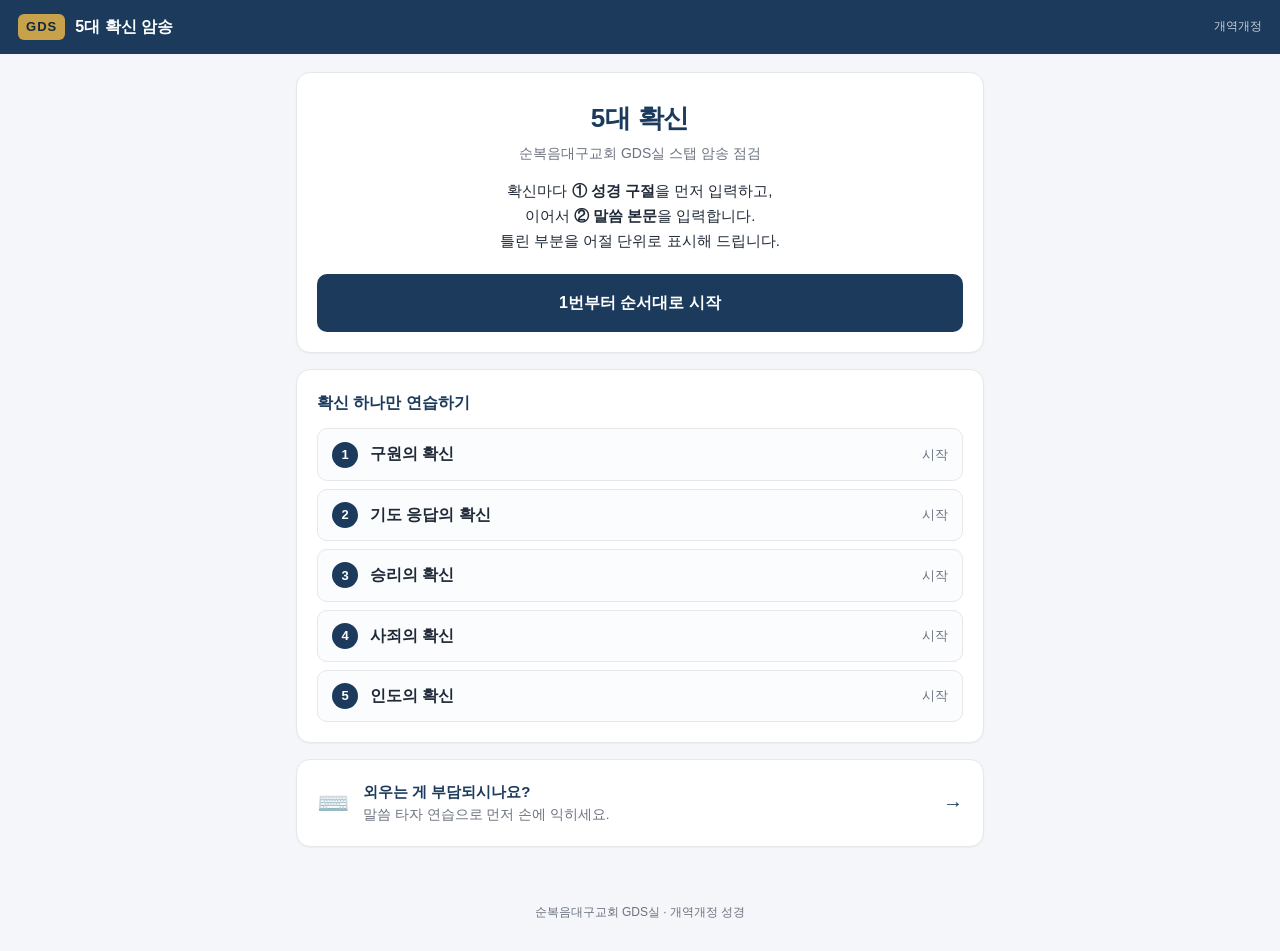
<file: index.html>
<!DOCTYPE html>
<html lang="ko">
<head>
<meta charset="utf-8" />
<meta name="viewport" content="width=device-width, initial-scale=1, viewport-fit=cover" />
<title>GDS 5대 확신 암송 퀴즈</title>
<meta name="description" content="순복음대구교회 GDS실 스탭을 위한 5대 확신 성경 암송 퀴즈 (개역개정)" />
<meta name="theme-color" content="#1b3a5c" />
<link rel="stylesheet" href="styles.css" />
<link rel="icon" href="data:image/svg+xml,<svg xmlns='http://www.w3.org/2000/svg' viewBox='0 0 100 100'><text y='.9em' font-size='90'>📖</text></svg>" />
</head>
<body>

<header class="topbar">
  <div class="brand">
    <span class="brand-mark">GDS</span>
    <span class="brand-text">5대 확신 암송</span>
  </div>
  <span class="version">개역개정</span>
</header>

<main class="wrap">

  <!-- 홈 -->
  <section id="homeScreen">
    <div class="card hero">
      <h1>5대 확신</h1>
      <p class="lead">순복음대구교회 GDS실 스탭 암송 점검</p>
      <p class="desc">확신마다 <strong>① 성경 구절</strong>을 먼저 입력하고,<br />이어서 <strong>② 말씀 본문</strong>을 입력합니다.<br />틀린 부분을 어절 단위로 표시해 드립니다.</p>
      <button id="startAllBtn" class="btn primary big">1번부터 순서대로 시작</button>
    </div>

    <div class="card">
      <p class="card-title">확신 하나만 연습하기</p>
      <ul id="verseList" class="verse-list"></ul>
    </div>

    <a class="card typing-cta" href="typing.html">
      <span class="cta-emoji">⌨️</span>
      <span class="cta-text">
        <strong>외우는 게 부담되시나요?</strong>
        말씀 타자 연습으로 먼저 손에 익히세요.
      </span>
      <span class="cta-go">→</span>
    </a>

    <div id="history" class="card history"></div>
  </section>

  <!-- 퀴즈 -->
  <section id="quizScreen" hidden>
    <div class="progress">
      <div class="progress-track"><div id="progressBar" class="progress-bar"></div></div>
      <span id="progressText" class="progress-text"></span>
    </div>
    <div class="card quiz-card">
      <h2 id="quizTitle" class="quiz-title"></h2>
      <div id="stage"></div>
    </div>
    <button id="homeBtn" class="btn link">처음으로</button>
  </section>

  <!-- 결과 -->
  <section id="resultScreen" hidden>
    <div class="card">
      <h2 class="quiz-title">전체 결과</h2>
      <div id="resultSummary" class="summary"></div>
      <div id="resultTable" class="result-table"></div>
      <div class="btn-row">
        <button id="resultHomeBtn" class="btn ghost">처음으로</button>
        <button id="againBtn" class="btn primary">다시 도전</button>
      </div>
    </div>
  </section>

</main>

<footer class="foot">순복음대구교회 GDS실 · 개역개정 성경</footer>

<script src="data.js"></script>
<script src="app.js"></script>
</body>
</html>
</file>
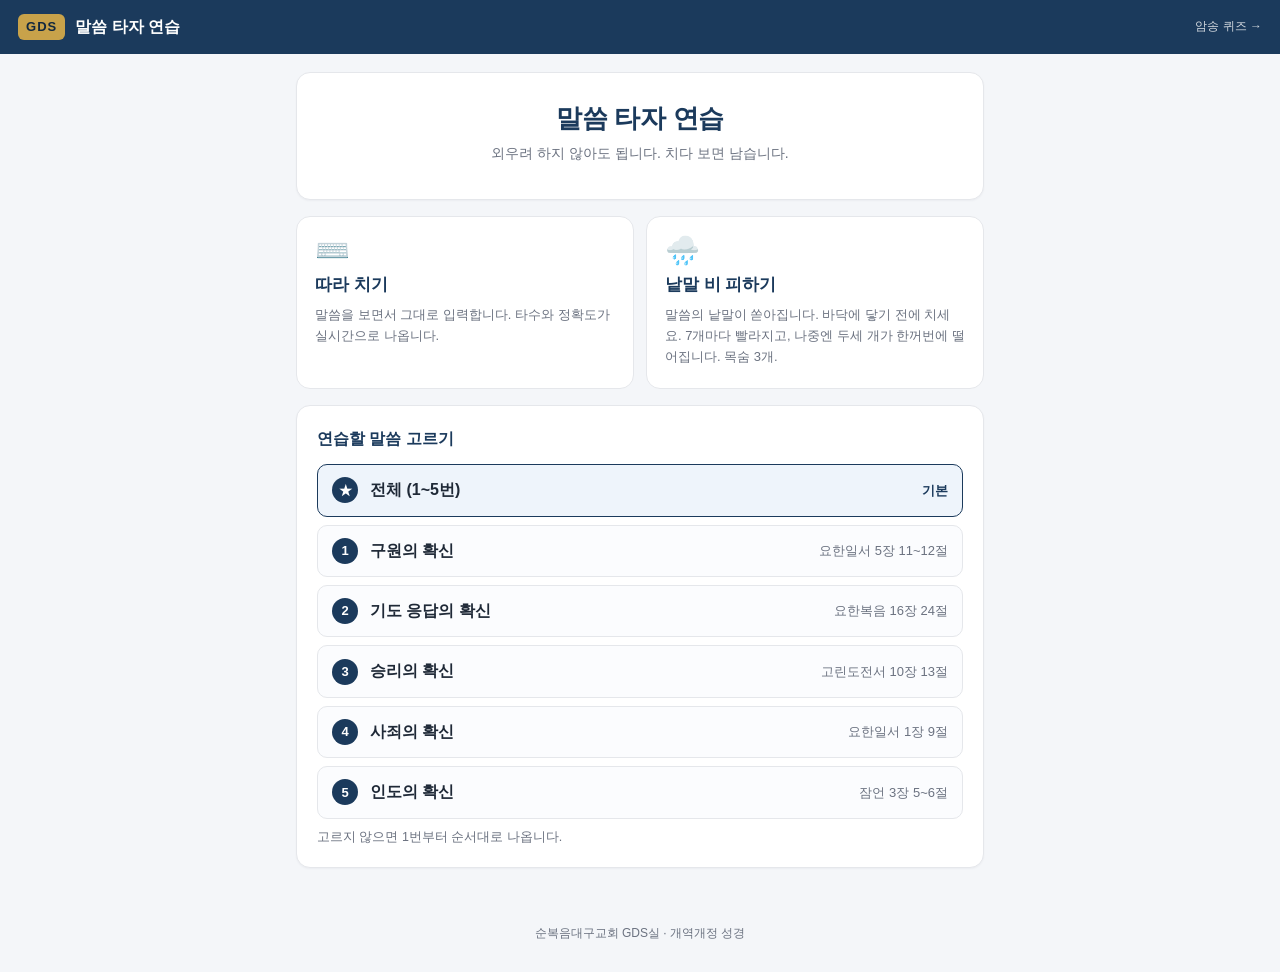
<file: typing.html>
<!DOCTYPE html>
<html lang="ko">
<head>
<meta charset="utf-8" />
<meta name="viewport" content="width=device-width, initial-scale=1, viewport-fit=cover" />
<title>GDS 말씀 타자 연습</title>
<meta name="description" content="순복음대구교회 GDS실 - 5대 확신 말씀으로 하는 타자 연습 게임" />
<meta name="theme-color" content="#1b3a5c" />
<link rel="stylesheet" href="styles.css" />
<link rel="stylesheet" href="typing.css" />
<link rel="icon" href="data:image/svg+xml,<svg xmlns='http://www.w3.org/2000/svg' viewBox='0 0 100 100'><text y='.9em' font-size='90'>⌨️</text></svg>" />
</head>
<body>

<header class="topbar">
  <div class="brand">
    <span class="brand-mark">GDS</span>
    <span class="brand-text">말씀 타자 연습</span>
  </div>
  <a class="version link-plain" href="index.html">암송 퀴즈 →</a>
</header>

<main class="wrap">

  <!-- 홈 -->
  <section id="tHome">
    <div class="card hero">
      <h1>말씀 타자 연습</h1>
      <p class="lead">외우려 하지 않아도 됩니다. 치다 보면 남습니다.</p>
    </div>

    <div class="mode-grid">
      <button class="mode-card" data-mode="follow">
        <span class="mode-emoji">⌨️</span>
        <span class="mode-name">따라 치기</span>
        <span class="mode-desc">말씀을 보면서 그대로 입력합니다. 타수와 정확도가 실시간으로 나옵니다.</span>
      </button>
      <button class="mode-card" data-mode="rain">
        <span class="mode-emoji">🌧️</span>
        <span class="mode-name">낱말 비 피하기</span>
        <span class="mode-desc">말씀의 낱말이 쏟아집니다. 바닥에 닿기 전에 치세요. 7개마다 빨라지고, 나중엔 두세 개가 한꺼번에 떨어집니다. 목숨 3개.</span>
      </button>
    </div>

    <div class="card">
      <p class="card-title">연습할 말씀 고르기</p>
      <ul id="tVerseList" class="verse-list"></ul>
      <p class="help">고르지 않으면 1번부터 순서대로 나옵니다.</p>
    </div>

    <div id="tBest" class="card history"></div>
  </section>

  <!-- 따라 치기 -->
  <section id="tFollow" hidden>
    <div class="hud">
      <div class="hud-item"><span>타수</span><strong id="fSpeed">0</strong></div>
      <div class="hud-item"><span>정확도</span><strong id="fAcc">100%</strong></div>
      <div class="hud-item"><span>진행</span><strong id="fProg">1/1</strong></div>
    </div>
    <div class="card">
      <p class="type-ref" id="fRef"></p>
      <p class="type-target" id="fTarget"></p>
      <textarea id="fInput" class="type-input" rows="3" autocomplete="off" autocorrect="off"
                autocapitalize="off" spellcheck="false" placeholder="여기에 그대로 입력하세요"></textarea>
      <div class="btn-row">
        <button id="fQuit" class="btn ghost">그만하기</button>
        <button id="fSkip" class="btn primary">건너뛰기</button>
      </div>
    </div>
  </section>

  <!-- 낱말 비 -->
  <section id="tRain" hidden>
    <div class="hud">
      <div class="hud-item"><span>점수</span><strong id="rScore">0</strong></div>
      <div class="hud-item"><span>콤보</span><strong id="rCombo">0</strong></div>
      <div class="hud-item"><span>단계</span><strong id="rLevel">1</strong></div>
      <div class="hud-item"><span>목숨</span><strong id="rLives">♥♥♥</strong></div>
    </div>
    <p class="type-ref" id="rRef"></p>
    <div id="rArea" class="play-area"></div>
    <input id="rInput" class="type-input one-line" type="text" autocomplete="off" autocorrect="off"
           autocapitalize="off" spellcheck="false" placeholder="낱말을 치고 Enter" />
    <div class="btn-row">
      <button id="rQuit" class="btn ghost">그만하기</button>
    </div>
  </section>

  <!-- 결과 -->
  <section id="tResult" hidden>
    <div class="card">
      <h2 class="quiz-title" id="resTitle">결과</h2>
      <div id="resBody" class="summary"></div>
      <p id="resNote" class="help"></p>
      <div class="btn-row">
        <button id="resHome" class="btn ghost">처음으로</button>
        <button id="resAgain" class="btn primary">한 번 더</button>
      </div>
    </div>
  </section>

</main>

<footer class="foot">순복음대구교회 GDS실 · 개역개정 성경</footer>

<script src="data.js"></script>
<script src="typing.js"></script>
</body>
</html>
</file>
<file: styles.css>
:root {
  --navy: #1b3a5c;
  --navy-dark: #12283f;
  --gold: #c8a24a;
  --bg: #f4f6f9;
  --card: #ffffff;
  --text: #1f2937;
  --muted: #6b7280;
  --line: #e5e7eb;
  --green: #14804a;
  --green-bg: #e7f6ee;
  --red: #c0392b;
  --red-bg: #fdecea;
  --amber: #a16207;
  --amber-bg: #fef6e0;
  --radius: 14px;
}

* { box-sizing: border-box; }

html, body {
  margin: 0;
  padding: 0;
  background: var(--bg);
  color: var(--text);
  font-family: "Pretendard", -apple-system, BlinkMacSystemFont, "Malgun Gothic", "맑은 고딕",
    "Apple SD Gothic Neo", "Noto Sans KR", sans-serif;
  line-height: 1.65;
  -webkit-text-size-adjust: 100%;
}

/* 상단바 */
.topbar {
  display: flex;
  align-items: center;
  justify-content: space-between;
  gap: 12px;
  padding: 14px 18px;
  background: var(--navy);
  color: #fff;
}
.brand { display: flex; align-items: center; gap: 10px; }
.brand-mark {
  font-weight: 800;
  letter-spacing: .08em;
  background: var(--gold);
  color: var(--navy-dark);
  padding: 2px 8px;
  border-radius: 6px;
  font-size: 13px;
}
.brand-text { font-weight: 700; font-size: 16px; }
.version { font-size: 12px; opacity: .75; }

.wrap {
  max-width: 720px;
  margin: 0 auto;
  padding: 18px 16px 40px;
}

/* 카드 */
.card {
  background: var(--card);
  border: 1px solid var(--line);
  border-radius: var(--radius);
  padding: 20px;
  margin-bottom: 16px;
  box-shadow: 0 1px 2px rgba(16, 24, 40, .04);
}
.card:empty { display: none; }

.hero { text-align: center; }
.hero h1 {
  margin: 4px 0 2px;
  font-size: 26px;
  color: var(--navy);
  letter-spacing: -.01em;
}
.lead { margin: 0 0 14px; color: var(--muted); font-size: 14px; }
.desc { font-size: 15px; color: var(--text); margin: 0 0 20px; }
.card-title { font-weight: 700; margin: 0 0 12px; color: var(--navy); }

/* 확신 목록 */
.verse-list { list-style: none; margin: 0; padding: 0; }
.verse-list li + li { margin-top: 8px; }
.verse-item {
  width: 100%;
  display: flex;
  align-items: center;
  gap: 12px;
  padding: 12px 14px;
  background: #fbfcfe;
  border: 1px solid var(--line);
  border-radius: 10px;
  cursor: pointer;
  font: inherit;
  text-align: left;
  color: var(--text);
}
.verse-item:hover { border-color: var(--navy); background: #f4f8fd; }
.verse-item .num {
  width: 26px; height: 26px; flex: none;
  display: grid; place-items: center;
  background: var(--navy); color: #fff;
  border-radius: 50%; font-size: 13px; font-weight: 700;
}
.verse-item .name { flex: 1; font-weight: 600; }
.verse-item .go { font-size: 13px; color: var(--muted); }

/* 진행바 */
.progress { display: flex; align-items: center; gap: 12px; margin-bottom: 14px; }
.progress-track { flex: 1; height: 8px; background: #e3e8ef; border-radius: 99px; overflow: hidden; }
.progress-bar { height: 100%; width: 0; background: var(--navy); transition: width .3s ease; }
.progress-text { font-size: 13px; color: var(--muted); font-variant-numeric: tabular-nums; }

.quiz-title {
  margin: 0 0 16px;
  font-size: 22px;
  color: var(--navy);
  border-bottom: 2px solid var(--gold);
  padding-bottom: 10px;
}

.step-label {
  font-size: 12px;
  font-weight: 700;
  letter-spacing: .04em;
  color: var(--gold);
  margin: 0 0 6px;
}
.prompt { margin: 0 0 14px; font-size: 16px; }
.help { font-size: 12.5px; color: var(--muted); margin: 8px 0 0; }

/* 입력 */
.text-input, .text-area {
  width: 100%;
  padding: 12px 14px;
  font: inherit;
  font-size: 16px;
  border: 1.5px solid var(--line);
  border-radius: 10px;
  background: #fff;
  color: var(--text);
}
.text-area { line-height: 1.8; resize: vertical; }
.text-input:focus, .text-area:focus {
  outline: none;
  border-color: var(--navy);
  box-shadow: 0 0 0 3px rgba(27, 58, 92, .12);
}

.hint-box {
  margin-top: 10px;
  padding: 12px 14px;
  background: var(--amber-bg);
  border: 1px dashed var(--amber);
  border-radius: 10px;
  color: var(--amber);
  font-size: 15px;
  line-height: 1.9;
  word-break: keep-all;
}

/* 버튼 */
.btn-row { display: flex; gap: 10px; margin-top: 18px; }
.btn {
  flex: 1;
  padding: 13px 18px;
  font: inherit;
  font-weight: 700;
  font-size: 15px;
  border-radius: 10px;
  border: 1.5px solid transparent;
  cursor: pointer;
  transition: filter .15s ease;
}
.btn:active { filter: brightness(.94); }
.btn.primary { background: var(--navy); color: #fff; }
.btn.primary:hover { background: var(--navy-dark); }
.btn.ghost { background: #fff; color: var(--navy); border-color: var(--navy); }
.btn.ghost:hover { background: #f1f5fa; }
.btn.big { width: 100%; padding: 15px; font-size: 16px; }
.btn.link {
  display: block;
  width: auto;
  margin: 0 auto;
  background: none;
  border: none;
  color: var(--muted);
  font-weight: 500;
  font-size: 14px;
  text-decoration: underline;
}

/* 구절 채점 결과 */
.verdict {
  font-weight: 800;
  font-size: 18px;
  padding: 12px 14px;
  border-radius: 10px;
  margin-bottom: 14px;
}
.verdict.good { background: var(--green-bg); color: var(--green); }
.verdict.bad { background: var(--red-bg); color: var(--red); }

.compare .row { display: flex; gap: 10px; align-items: baseline; padding: 6px 0; }
.compare .tag {
  flex: none; width: 40px;
  font-size: 12px; font-weight: 700; color: var(--muted);
}
.compare .val { font-size: 16px; }
.compare .val.wrong { color: var(--red); text-decoration: line-through; }
.compare .val.correct { color: var(--green); font-weight: 700; }

/* 본문 채점 결과 */
.score-box {
  text-align: center;
  padding: 16px;
  border-radius: 12px;
  margin-bottom: 16px;
}
.score-box.perfect { background: var(--green-bg); color: var(--green); }
.score-box.good { background: var(--amber-bg); color: var(--amber); }
.score-box.bad { background: var(--red-bg); color: var(--red); }
.score-num { font-size: 40px; font-weight: 800; line-height: 1.1; }
.score-num span { font-size: 18px; margin-left: 2px; }
.score-label { font-size: 13.5px; opacity: .9; }

.diff-block { margin-bottom: 14px; }
.diff-title {
  font-size: 13px; font-weight: 700; color: var(--muted);
  margin: 0 0 6px; display: flex; align-items: center; gap: 8px;
}
.legend { font-weight: 600; font-size: 11.5px; padding: 2px 7px; border-radius: 99px; }
.bad-legend { background: var(--red-bg); color: var(--red); }
.miss-legend { background: #fdf0d5; color: var(--amber); }
.sp-legend { background: #e8eefc; color: #2c5bb5; }

.diff-body {
  margin: 0;
  padding: 12px 14px;
  background: #fafbfc;
  border: 1px solid var(--line);
  border-radius: 10px;
  font-size: 16px;
  line-height: 2;
  word-break: keep-all;
}
.tk { padding: 1px 2px; border-radius: 4px; }
.tk.ok { color: var(--text); }
.tk.bad { background: var(--red-bg); color: var(--red); text-decoration: line-through; font-weight: 600; }
.tk.miss { background: #fdf0d5; color: var(--amber); font-weight: 700; text-decoration: underline; }
.tk.sp { background: #e8eefc; color: #2c5bb5; text-decoration: underline dotted; }

.verse-ref { text-align: right; font-size: 12.5px; color: var(--muted); }

/* 결과 화면 */
.summary { display: flex; flex-wrap: wrap; gap: 12px; margin-bottom: 16px; }
.sum-item {
  flex: 1 1 120px;
  background: #f7f9fc;
  border: 1px solid var(--line);
  border-radius: 10px;
  padding: 12px;
  text-align: center;
}
.sum-item span { display: block; font-size: 12.5px; color: var(--muted); }
.sum-item strong { font-size: 22px; color: var(--navy); }

.result-table table { width: 100%; border-collapse: collapse; font-size: 14.5px; }
.result-table th, .result-table td {
  padding: 10px 8px;
  border-bottom: 1px solid var(--line);
  text-align: left;
}
.result-table th { font-size: 12.5px; color: var(--muted); font-weight: 600; }
.result-table td.n, .result-table td.c, .result-table th:nth-child(1),
.result-table th:nth-child(3), .result-table th:nth-child(4) { text-align: center; width: 15%; }
.result-table td.n { width: 8%; color: var(--muted); }
.result-table td.t { font-weight: 600; }
.result-table .sub { display: block; font-size: 12px; color: var(--muted); font-weight: 400; }
.ok-mark { color: var(--green); font-weight: 800; }
.x-mark { color: var(--red); font-weight: 800; }

/* 타자 연습 안내 */
.typing-cta {
  display: flex;
  align-items: center;
  gap: 14px;
  text-decoration: none;
  color: var(--text);
  transition: border-color .15s ease;
}
.typing-cta:hover { border-color: var(--navy); }
.cta-emoji { font-size: 26px; flex: none; }
.cta-text { flex: 1; font-size: 13.5px; color: var(--muted); line-height: 1.6; }
.cta-text strong { display: block; font-size: 15px; color: var(--navy); }
.cta-go { font-size: 20px; color: var(--navy); flex: none; }

/* 기록 */
.history .hist-title { font-weight: 700; color: var(--navy); margin: 0 0 8px; font-size: 14px; }
.history ul { list-style: none; margin: 0; padding: 0; }
.history li {
  display: flex; justify-content: space-between;
  font-size: 13px; color: var(--muted);
  padding: 5px 0; border-bottom: 1px dashed var(--line);
}
.history li:last-child { border-bottom: none; }

.foot { text-align: center; font-size: 12px; color: var(--muted); padding: 0 0 28px; }

@media (max-width: 480px) {
  .hero h1 { font-size: 23px; }
  .quiz-title { font-size: 20px; }
  .card { padding: 16px; }
  .btn-row { flex-direction: column-reverse; }
}
</file>
<file: typing.css>
/* 말씀 타자 연습 전용 스타일 (styles.css 의 토큰을 함께 씀) */

.link-plain { color: #fff; opacity: .8; text-decoration: none; font-size: 12px; }
.link-plain:hover { opacity: 1; text-decoration: underline; }

/* 모드 선택 */
.mode-grid { display: grid; grid-template-columns: 1fr 1fr; gap: 12px; margin-bottom: 16px; }
.mode-card {
  display: flex;
  flex-direction: column;
  gap: 6px;
  padding: 20px 18px;
  background: var(--card);
  border: 1px solid var(--line);
  border-radius: var(--radius);
  cursor: pointer;
  font: inherit;
  text-align: left;
  color: var(--text);
  transition: border-color .15s ease, transform .15s ease;
}
.mode-card:hover { border-color: var(--navy); transform: translateY(-2px); }
.mode-emoji { font-size: 28px; line-height: 1; }
.mode-name { font-weight: 800; font-size: 17px; color: var(--navy); }
.mode-desc { font-size: 13px; color: var(--muted); line-height: 1.6; }

.verse-item.picked { border-color: var(--navy); background: #eef4fb; }
.verse-item.picked .go { color: var(--navy); font-weight: 600; }

/* 상단 지표 */
.hud { display: flex; gap: 10px; margin-bottom: 14px; }
.hud-item {
  flex: 1;
  background: var(--navy);
  color: #fff;
  border-radius: 10px;
  padding: 8px 10px;
  text-align: center;
}
.hud-item span { display: block; font-size: 11.5px; opacity: .75; }
.hud-item strong { font-size: 20px; font-variant-numeric: tabular-nums; }

/* 따라 치기 */
.type-ref { font-size: 13px; color: var(--gold); font-weight: 700; margin: 0 0 10px; }

.type-target {
  margin: 0 0 14px;
  padding: 14px 16px;
  background: #fafbfc;
  border: 1px solid var(--line);
  border-radius: 10px;
  font-size: 19px;
  line-height: 2.1;
  white-space: pre-wrap;   /* 공백 보존 + 공백에서 줄바꿈 */
  overflow-wrap: break-word;
  letter-spacing: .01em;
}
.ch { border-radius: 3px; }
.ch.ok { color: var(--green); }
.ch.wrong { background: var(--red-bg); color: var(--red); text-decoration: underline wavy; }
.ch.cur { background: var(--navy); color: #fff; }

.type-input {
  width: 100%;
  padding: 12px 14px;
  font: inherit;
  font-size: 17px;
  line-height: 1.8;
  border: 1.5px solid var(--line);
  border-radius: 10px;
  background: #fff;
  color: var(--text);
  resize: none;
}
.type-input:focus {
  outline: none;
  border-color: var(--navy);
  box-shadow: 0 0 0 3px rgba(27, 58, 92, .12);
}
.type-input.one-line { margin-top: 12px; }

/* 낱말 비 */
.play-area {
  position: relative;
  height: 470px;
  background: linear-gradient(180deg, #eef3fa 0%, #dde6f2 100%);
  border: 1px solid var(--line);
  border-radius: var(--radius);
  overflow: hidden;
  transition: background .2s ease;
}
.play-area::after {
  content: '';
  position: absolute;
  left: 0; right: 0; bottom: 0;
  height: 4px;
  background: repeating-linear-gradient(90deg, var(--navy) 0 10px, transparent 10px 18px);
  opacity: .5;
}
.play-area.hit { background: linear-gradient(180deg, #fbe9e7 0%, #f6d6d2 100%); }

.falling-word {
  position: absolute;
  top: 0;
  padding: 5px 11px;
  background: #fff;
  border: 1px solid var(--navy);
  border-radius: 8px;
  font-size: 16px;
  font-weight: 600;
  color: var(--navy);
  white-space: nowrap;
  box-shadow: 0 2px 6px rgba(16, 24, 40, .12);
  will-change: transform;
}
.falling-word.cleared {
  background: var(--green);
  border-color: var(--green);
  color: #fff;
  transition: opacity .18s ease, transform .18s ease;
  opacity: 0;
}

@media (max-width: 480px) {
  .mode-grid { grid-template-columns: 1fr; }
  .play-area { height: 380px; }
  .type-target { font-size: 17px; line-height: 2; }
  .hud-item strong { font-size: 17px; }
  .falling-word { font-size: 14px; padding: 4px 9px; }
}
</file>
